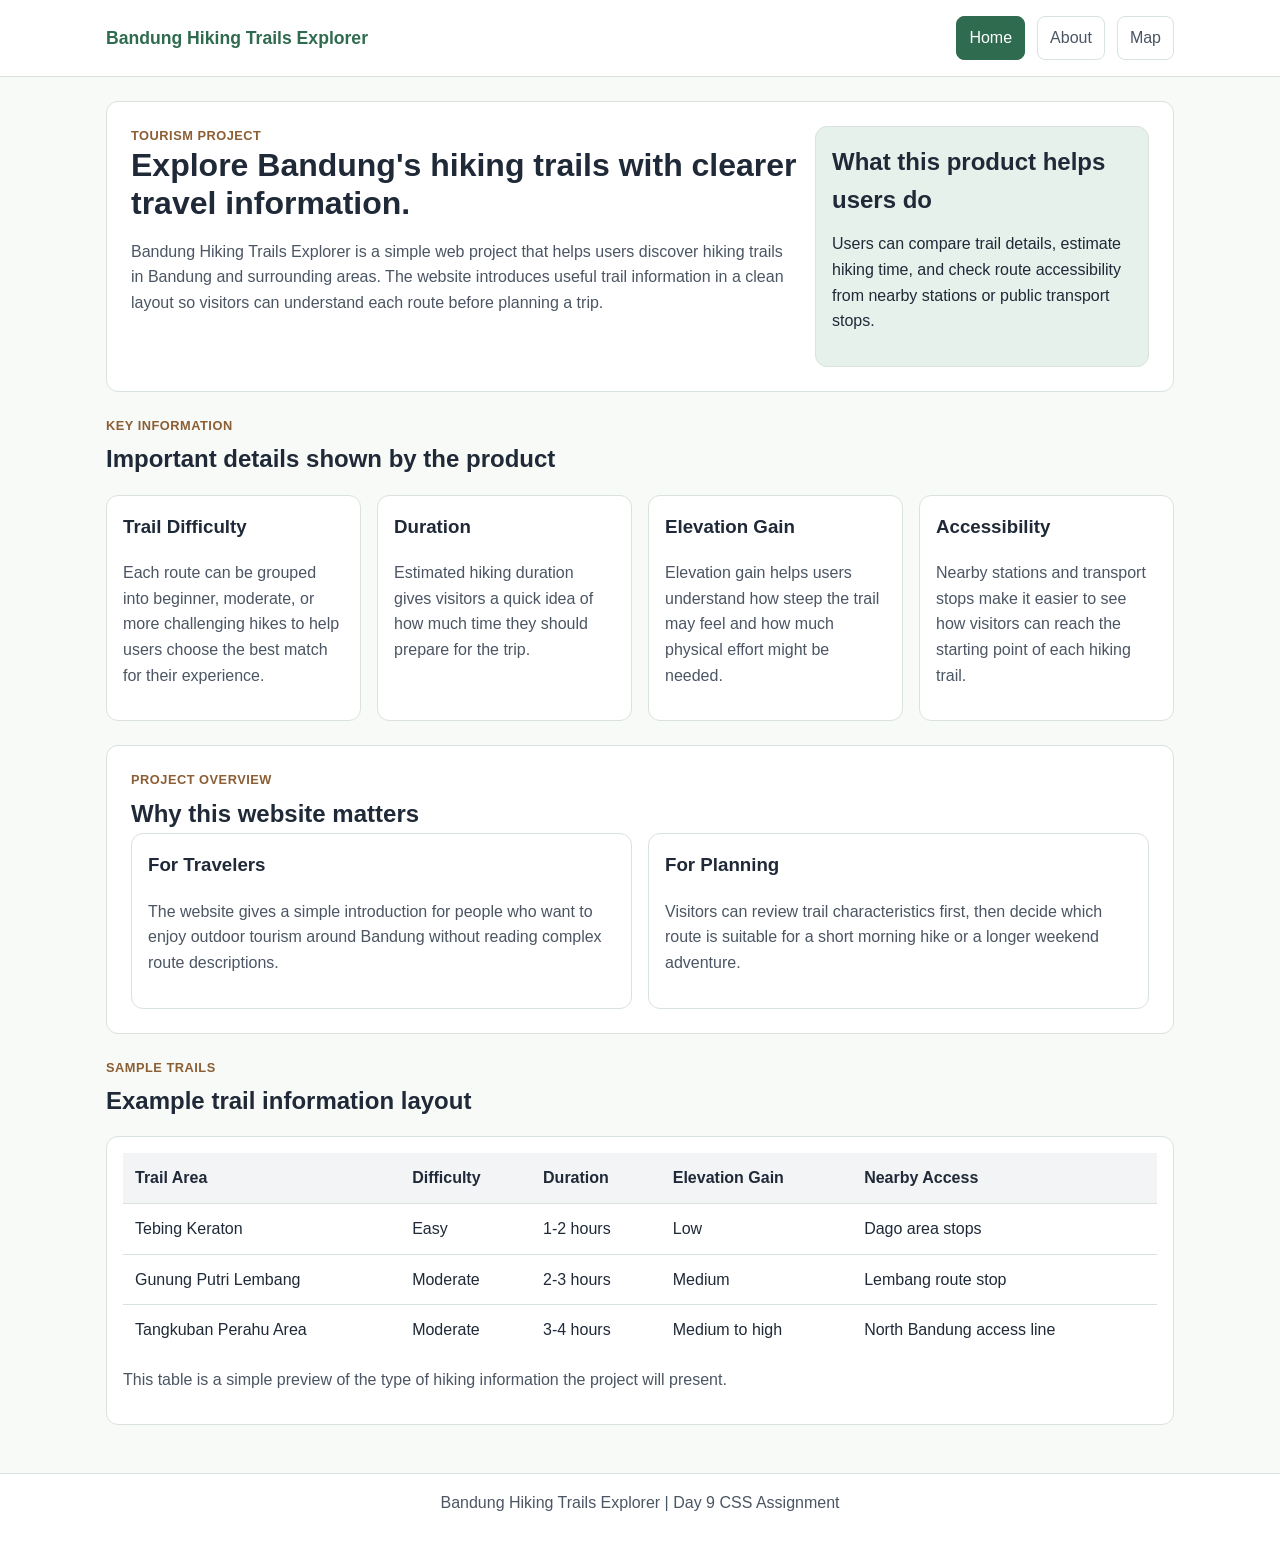
<file: index.html>
<!DOCTYPE html>
<html lang="en">
<head>
  <meta charset="UTF-8">
  <meta name="viewport" content="width=device-width, initial-scale=1.0">
  <title>Bandung Hiking Trails Explorer</title>
  <link rel="stylesheet" href="style.css">
</head>
<body>
  <header class="site-header">
    <nav class="navbar">
      <a class="brand" href="index.html">Bandung Hiking Trails Explorer</a>
      <div class="nav-links">
        <a class="nav-link active" href="index.html" aria-current="page">Home</a>
        <a class="nav-link" href="about.html">About</a>
        <a class="nav-link" href="map.html">Map</a>
      </div>
    </nav>
  </header>

  <main>
    <section class="hero section-card">
      <div class="hero-text">
        <p class="eyebrow">Tourism Project</p>
        <h1>Explore Bandung's hiking trails with clearer travel information.</h1>
        <p class="hero-description">
          Bandung Hiking Trails Explorer is a simple web project that helps users discover
          hiking trails in Bandung and surrounding areas. The website introduces useful trail
          information in a clean layout so visitors can understand each route before planning a trip.
        </p>
      </div>
      <div class="hero-highlight">
        <h2>What this product helps users do</h2>
        <p>
          Users can compare trail details, estimate hiking time, and check route accessibility
          from nearby stations or public transport stops.
        </p>
      </div>
    </section>

    <section class="content-section">
      <div class="section-heading">
        <p class="eyebrow">Key Information</p>
        <h2>Important details shown by the product</h2>
      </div>
      <div class="card-grid">
        <article class="info-card">
          <h3>Trail Difficulty</h3>
          <p>
            Each route can be grouped into beginner, moderate, or more challenging hikes
            to help users choose the best match for their experience.
          </p>
        </article>
        <article class="info-card">
          <h3>Duration</h3>
          <p>
            Estimated hiking duration gives visitors a quick idea of how much time they
            should prepare for the trip.
          </p>
        </article>
        <article class="info-card">
          <h3>Elevation Gain</h3>
          <p>
            Elevation gain helps users understand how steep the trail may feel and how much
            physical effort might be needed.
          </p>
        </article>
        <article class="info-card">
          <h3>Accessibility</h3>
          <p>
            Nearby stations and transport stops make it easier to see how visitors can
            reach the starting point of each hiking trail.
          </p>
        </article>
      </div>
    </section>

    <section class="section-card overview-section">
      <div class="section-heading">
        <p class="eyebrow">Project Overview</p>
        <h2>Why this website matters</h2>
      </div>
      <div class="overview-grid">
        <article class="overview-card">
          <h3>For Travelers</h3>
          <p>
            The website gives a simple introduction for people who want to enjoy outdoor tourism
            around Bandung without reading complex route descriptions.
          </p>
        </article>
        <article class="overview-card">
          <h3>For Planning</h3>
          <p>
            Visitors can review trail characteristics first, then decide which route is suitable
            for a short morning hike or a longer weekend adventure.
          </p>
        </article>
      </div>
    </section>

    <section class="content-section">
      <div class="section-heading">
        <p class="eyebrow">Sample Trails</p>
        <h2>Example trail information layout</h2>
      </div>
      <div class="table-card">
        <table>
          <thead>
            <tr>
              <th>Trail Area</th>
              <th>Difficulty</th>
              <th>Duration</th>
              <th>Elevation Gain</th>
              <th>Nearby Access</th>
            </tr>
          </thead>
          <tbody>
            <tr>
              <td>Tebing Keraton</td>
              <td>Easy</td>
              <td>1-2 hours</td>
              <td>Low</td>
              <td>Dago area stops</td>
            </tr>
            <tr>
              <td>Gunung Putri Lembang</td>
              <td>Moderate</td>
              <td>2-3 hours</td>
              <td>Medium</td>
              <td>Lembang route stop</td>
            </tr>
            <tr>
              <td>Tangkuban Perahu Area</td>
              <td>Moderate</td>
              <td>3-4 hours</td>
              <td>Medium to high</td>
              <td>North Bandung access line</td>
            </tr>
          </tbody>
        </table>
        <p class="table-note">
          This table is a simple preview of the type of hiking information the project will present.
        </p>
      </div>
    </section>
  </main>

  <footer class="site-footer">
    <p>Bandung Hiking Trails Explorer | Day 9 CSS Assignment</p>
  </footer>
</body>
</html>
</file>
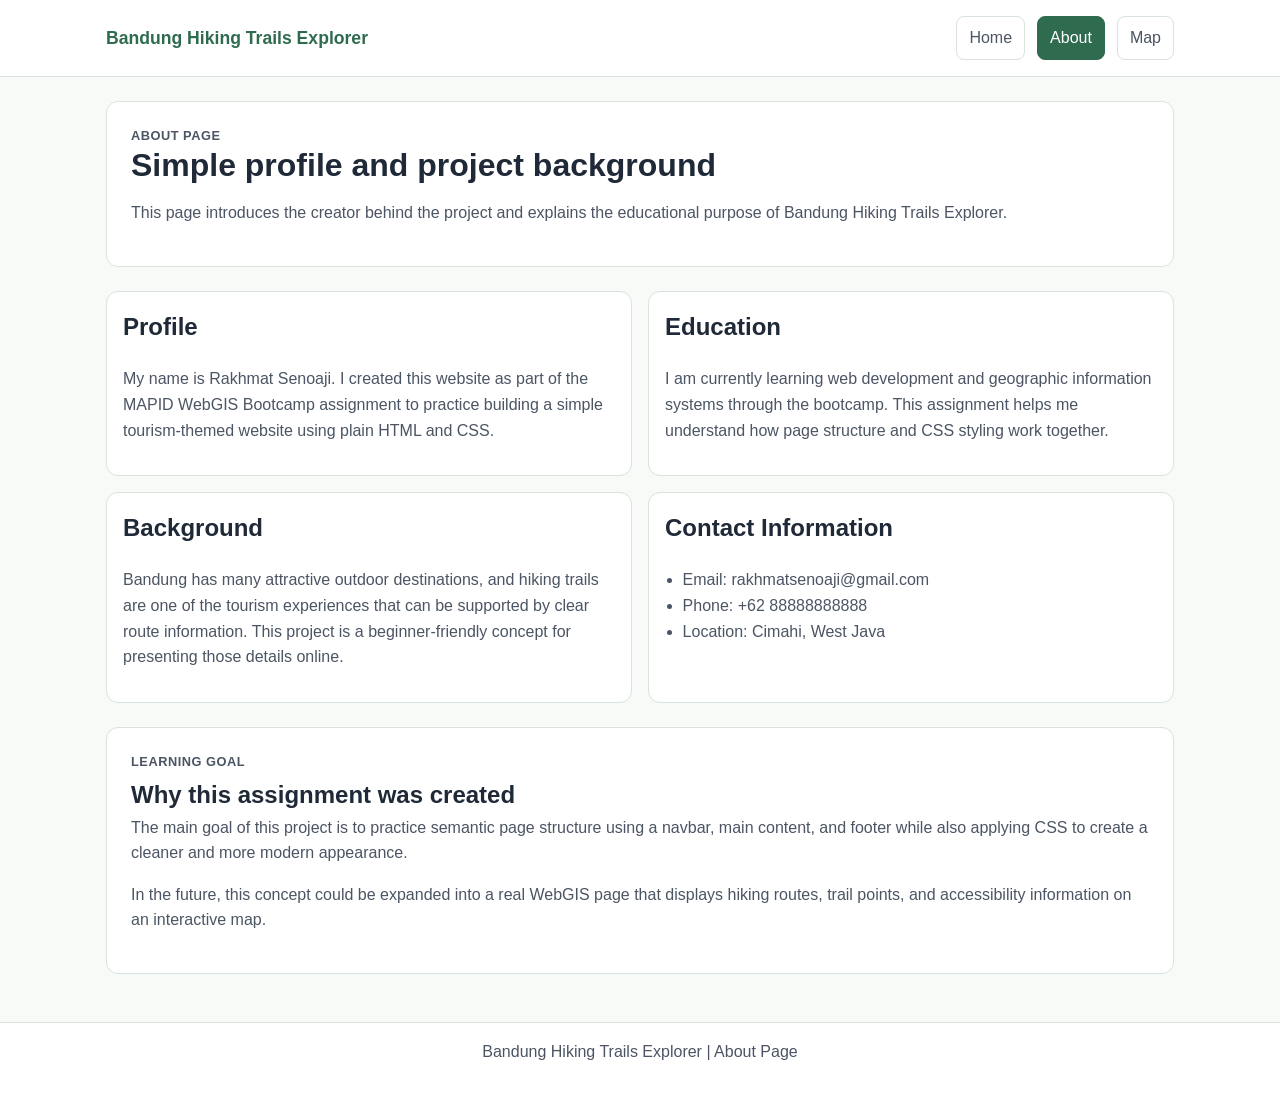
<file: about.html>
<!DOCTYPE html>
<html lang="en">
<head>
  <meta charset="UTF-8">
  <meta name="viewport" content="width=device-width, initial-scale=1.0">
  <title>About - Bandung Hiking Trails Explorer</title>
  <link rel="stylesheet" href="style.css">
</head>
<body>
  <header class="site-header">
    <nav class="navbar">
      <a class="brand" href="index.html">Bandung Hiking Trails Explorer</a>
      <div class="nav-links">
        <a class="nav-link" href="index.html">Home</a>
        <a class="nav-link active" href="about.html" aria-current="page">About</a>
        <a class="nav-link" href="map.html">Map</a>
      </div>
    </nav>
  </header>

  <main>
    <section class="page-banner section-card">
      <p class="eyebrow">About Page</p>
      <h1>Simple profile and project background</h1>
      <p>
        This page introduces the creator behind the project and explains the educational purpose
        of Bandung Hiking Trails Explorer.
      </p>
    </section>

    <section class="content-section">
      <div class="card-grid two-columns">
        <article class="info-card">
          <h2>Profile</h2>
          <p>
            My name is Rakhmat Senoaji. I created this website as part of the MAPID WebGIS Bootcamp
            assignment to practice building a simple tourism-themed website using plain HTML and CSS.
          </p>
        </article>
        <article class="info-card">
          <h2>Education</h2>
          <p>
            I am currently learning web development and geographic information systems through the
            bootcamp. This assignment helps me understand how page structure and CSS styling work together.
          </p>
        </article>
        <article class="info-card">
          <h2>Background</h2>
          <p>
            Bandung has many attractive outdoor destinations, and hiking trails are one of the tourism
            experiences that can be supported by clear route information. This project is a beginner-friendly
            concept for presenting those details online.
          </p>
        </article>
        <article class="info-card">
          <h2>Contact Information</h2>
          <ul class="contact-list">
            <li>Email: rakhmatsenoaji@gmail.com</li>
            <li>Phone: +62 88888888888</li>
            <li>Location: Cimahi, West Java</li>
          </ul>
        </article>
      </div>
    </section>

    <section class="section-card story-card">
      <div class="section-heading">
        <p class="eyebrow">Learning Goal</p>
        <h2>Why this assignment was created</h2>
      </div>
      <p>
        The main goal of this project is to practice semantic page structure using a navbar, main content,
        and footer while also applying CSS to create a cleaner and more modern appearance.
      </p>
      <p>
        In the future, this concept could be expanded into a real WebGIS page that displays hiking routes,
        trail points, and accessibility information on an interactive map.
      </p>
    </section>
  </main>

  <footer class="site-footer">
    <p>Bandung Hiking Trails Explorer | About Page</p>
  </footer>
</body>
</html>
</file>
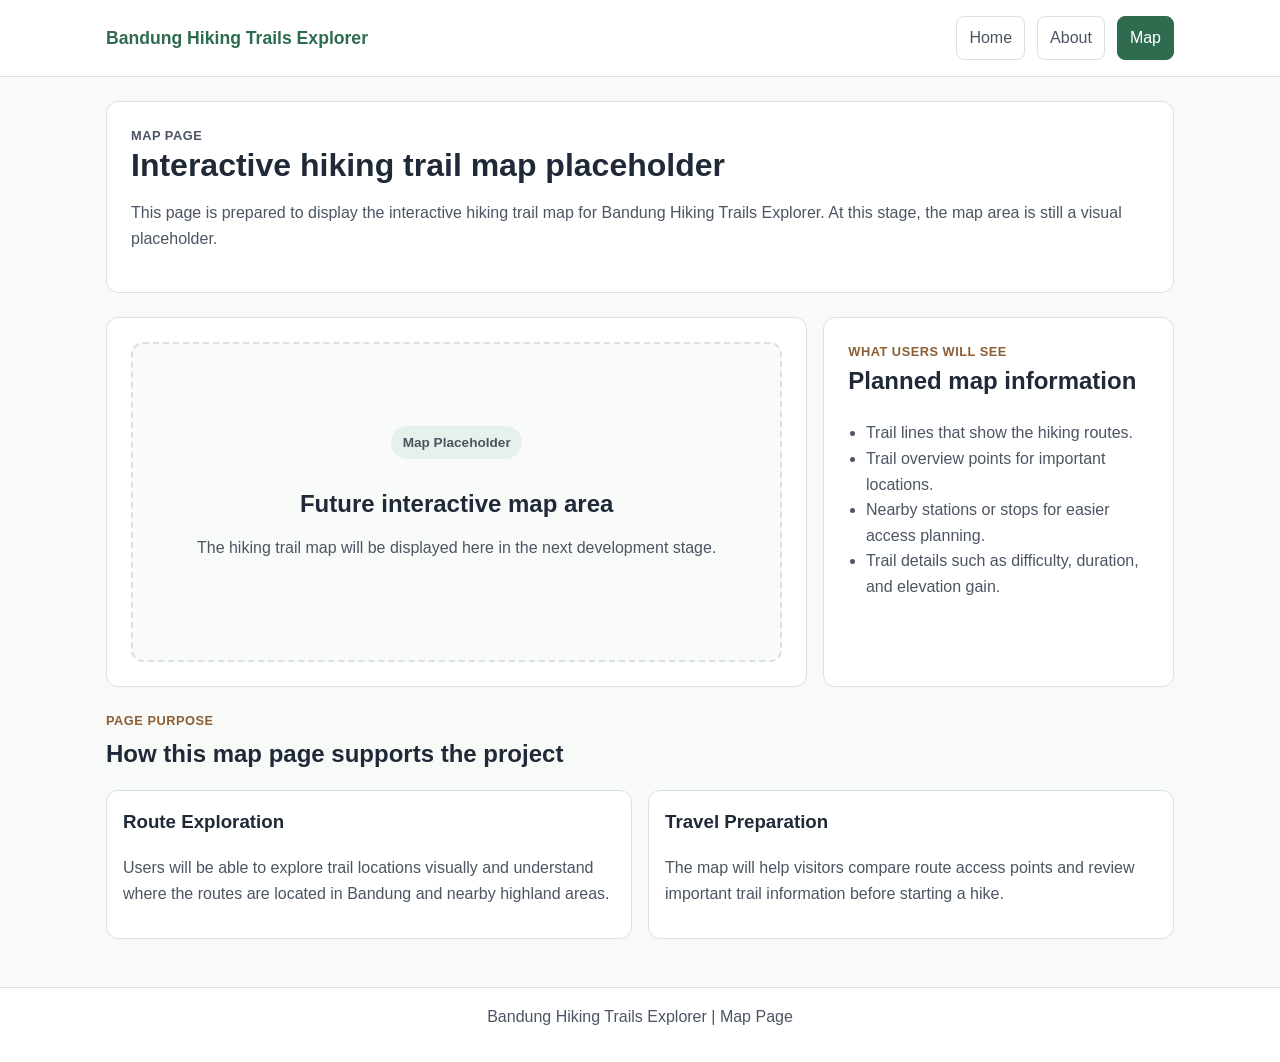
<file: map.html>
<!DOCTYPE html>
<html lang="en">
<head>
  <meta charset="UTF-8">
  <meta name="viewport" content="width=device-width, initial-scale=1.0">
  <title>Map - Bandung Hiking Trails Explorer</title>
  <link rel="stylesheet" href="style.css">
</head>
<body>
  <header class="site-header">
    <nav class="navbar">
      <a class="brand" href="index.html">Bandung Hiking Trails Explorer</a>
      <div class="nav-links">
        <a class="nav-link" href="index.html">Home</a>
        <a class="nav-link" href="about.html">About</a>
        <a class="nav-link active" href="map.html" aria-current="page">Map</a>
      </div>
    </nav>
  </header>

  <main>
    <section class="page-banner section-card">
      <p class="eyebrow">Map Page</p>
      <h1>Interactive hiking trail map placeholder</h1>
      <p>
        This page is prepared to display the interactive hiking trail map for Bandung Hiking Trails Explorer.
        At this stage, the map area is still a visual placeholder.
      </p>
    </section>

    <section class="map-layout">
      <div class="map-placeholder section-card">
        <div class="map-box">
          <p class="map-label">Map Placeholder</p>
          <h2>Future interactive map area</h2>
          <p>
            The hiking trail map will be displayed here in the next development stage.
          </p>
        </div>
      </div>

      <aside class="section-card map-side-info">
        <p class="eyebrow">What Users Will See</p>
        <h2>Planned map information</h2>
        <ul class="feature-list">
          <li>Trail lines that show the hiking routes.</li>
          <li>Trail overview points for important locations.</li>
          <li>Nearby stations or stops for easier access planning.</li>
          <li>Trail details such as difficulty, duration, and elevation gain.</li>
        </ul>
      </aside>
    </section>

    <section class="content-section">
      <div class="section-heading">
        <p class="eyebrow">Page Purpose</p>
        <h2>How this map page supports the project</h2>
      </div>
      <div class="card-grid two-columns">
        <article class="info-card">
          <h3>Route Exploration</h3>
          <p>
            Users will be able to explore trail locations visually and understand where the routes are
            located in Bandung and nearby highland areas.
          </p>
        </article>
        <article class="info-card">
          <h3>Travel Preparation</h3>
          <p>
            The map will help visitors compare route access points and review important trail information
            before starting a hike.
          </p>
        </article>
      </div>
    </section>
  </main>

  <footer class="site-footer">
    <p>Bandung Hiking Trails Explorer | Map Page</p>
  </footer>
</body>
</html>
</file>
<file: style.css>
:root {
  --bg: #f8faf8;
  --surface: #ffffff;
  --border: #d9e2dc;
  --text: #1f2937;
  --muted: #4b5563;
  --primary: #2f6b4f;
  --primary-soft: #e7f1eb;
  --accent: #8b5e34;
}

* {
  box-sizing: border-box;
}

body {
  margin: 0;
  font-family: Arial, Helvetica, sans-serif;
  line-height: 1.6;
  color: var(--text);
  background-color: var(--bg);
}

a {
  color: inherit;
  text-decoration: none;
}

h1,
h2,
h3,
p,
ul {
  margin-top: 0;
}

.site-header {
  background-color: var(--surface);
  border-bottom: 1px solid var(--border);
}

.navbar {
  max-width: 1100px;
  margin: 0 auto;
  padding: 1rem;
  display: flex;
  justify-content: space-between;
  align-items: center;
  gap: 1rem;
}

.brand {
  font-size: 1.1rem;
  font-weight: 700;
  color: var(--primary);
}

.nav-links {
  display: flex;
  gap: 0.75rem;
  flex-wrap: wrap;
}

.nav-link {
  padding: 0.5rem 0.75rem;
  border: 1px solid var(--border);
  border-radius: 8px;
  color: var(--muted);
  background-color: var(--surface);
}

.nav-link.active {
  background-color: var(--primary);
  border-color: var(--primary);
  color: #ffffff;
}

main {
  max-width: 1100px;
  margin: 0 auto;
  padding: 1.5rem 1rem 3rem;
  display: grid;
  gap: 1.5rem;
}

.section-card,
.table-card,
.info-card,
.overview-card {
  background-color: var(--surface);
  border: 1px solid var(--border);
  border-radius: 12px;
}

.section-card,
.page-banner,
.overview-section,
.story-card,
.map-placeholder,
.map-side-info {
  padding: 1.5rem;
}

.hero {
  display: grid;
  grid-template-columns: 2fr 1fr;
  gap: 1rem;
}

.hero-text h1,
.page-banner h1 {
  font-size: 2rem;
  line-height: 1.2;
  margin-bottom: 1rem;
}

.hero-description,
.page-banner p,
.info-card p,
.overview-card p,
.story-card p,
.table-note,
.map-box p,
.contact-list,
.feature-list {
  color: var(--muted);
}

.hero-highlight {
  padding: 1rem;
  border: 1px solid var(--border);
  border-radius: 12px;
  background-color: var(--primary-soft);
}

.hero-highlight h2 {
  margin-bottom: 0.75rem;
}

.content-section {
  display: grid;
  gap: 1rem;
}

.section-heading {
  display: flex;
  flex-direction: column;
  gap: 0.25rem;
}

.section-heading h2 {
  margin-bottom: 0;
  font-size: 1.5rem;
}

.eyebrow {
  font-size: 0.8rem;
  font-weight: 700;
  text-transform: uppercase;
  letter-spacing: 0.04em;
  color: var(--accent);
  margin-bottom: 0;
}

.card-grid {
  display: grid;
  grid-template-columns: repeat(4, minmax(0, 1fr));
  gap: 1rem;
}

.two-columns {
  grid-template-columns: repeat(2, minmax(0, 1fr));
}

.info-card,
.overview-card {
  padding: 1rem;
}

.overview-grid {
  display: grid;
  grid-template-columns: repeat(2, minmax(0, 1fr));
  gap: 1rem;
}

.table-card {
  padding: 1rem;
  overflow-x: auto;
}

table {
  width: 100%;
  min-width: 640px;
  border-collapse: collapse;
}

th,
td {
  padding: 0.75rem;
  text-align: left;
  border-bottom: 1px solid var(--border);
}

th {
  background-color: #f3f4f6;
  color: var(--text);
}

tr:last-child td {
  border-bottom: none;
}

.table-note {
  margin-top: 0.75rem;
}

.contact-list,
.feature-list {
  padding-left: 1.1rem;
  margin-bottom: 0;
}

.map-layout {
  display: grid;
  grid-template-columns: 2fr 1fr;
  gap: 1rem;
}

.map-box {
  min-height: 320px;
  display: flex;
  flex-direction: column;
  align-items: center;
  justify-content: center;
  gap: 0.75rem;
  text-align: center;
  padding: 2rem;
  border: 2px dashed var(--border);
  border-radius: 12px;
  background-color: #f9fbf9;
}

.map-box h2 {
  margin-bottom: 0;
}

.map-label {
  display: inline-block;
  padding: 0.35rem 0.7rem;
  border-radius: 999px;
  background-color: var(--primary-soft);
  color: var(--primary);
  font-size: 0.85rem;
  font-weight: 700;
}

.site-footer {
  padding: 1rem;
  text-align: center;
  color: var(--muted);
  background-color: var(--surface);
  border-top: 1px solid var(--border);
}

@media (max-width: 900px) {
  .hero,
  .map-layout,
  .card-grid,
  .overview-grid,
  .two-columns {
    grid-template-columns: 1fr;
  }
}

@media (max-width: 640px) {
  .navbar {
    flex-direction: column;
    align-items: flex-start;
  }

  .nav-links {
    width: 100%;
  }

  .nav-link {
    flex: 1 1 auto;
    text-align: center;
  }

  main {
    padding: 1rem;
  }

  .hero-text h1,
  .page-banner h1 {
    font-size: 1.75rem;
  }

  .section-card,
  .page-banner,
  .overview-section,
  .story-card,
  .map-placeholder,
  .map-side-info,
  .table-card {
    padding: 1rem;
  }

  .map-box {
    min-height: 240px;
    padding: 1.25rem;
  }
}
</file>
